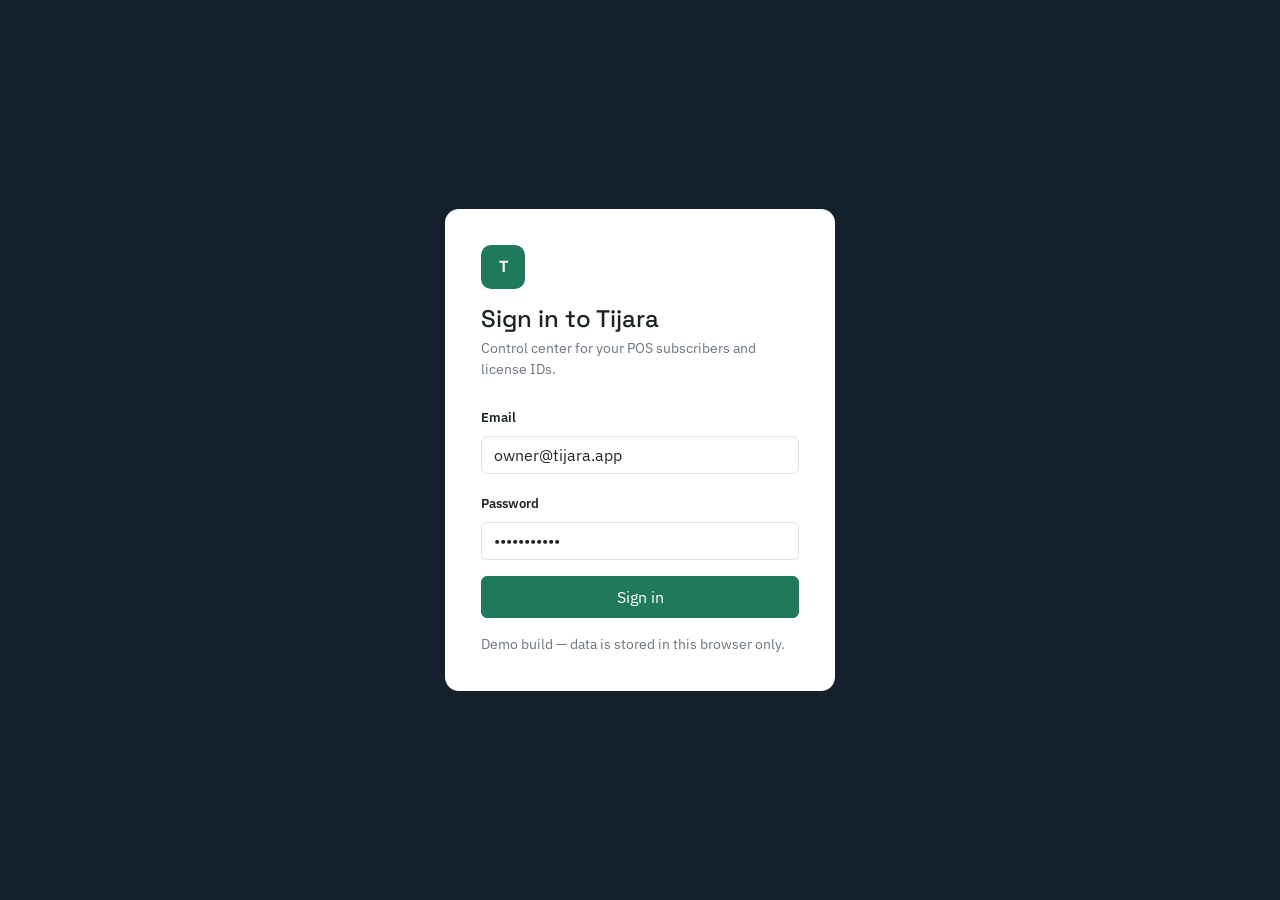
<file: Wabsite/tijara-pos-dashboard.html>
<!DOCTYPE html>
<html lang="en">
<head>
<meta charset="UTF-8">
<meta name="viewport" content="width=device-width, initial-scale=1.0">
<title>Tijara &middot; POS Subscriber Control</title>
<link rel="preconnect" href="https://fonts.googleapis.com">
<link href="https://fonts.googleapis.com/css2?family=Space+Grotesk:wght@500;600;700&family=IBM+Plex+Sans:wght@400;500;600&family=IBM+Plex+Mono:wght@500&display=swap" rel="stylesheet">
<link href="https://cdn.jsdelivr.net/npm/bootstrap@5.3.3/dist/css/bootstrap.min.css" rel="stylesheet">
<link rel="stylesheet" href="https://cdn.jsdelivr.net/npm/bootstrap-icons@1.11.3/font/bootstrap-icons.css">
<style>
:root{
  --ink:#14202B;
  --ink-soft:#1E2E3D;
  --ink-line:#2A3B4A;
  --paper:#F5F6F3;
  --surface:#FFFFFF;
  --line:#E1E4DF;
  --text:#1B2420;
  --text-soft:#5B655F;
  --emerald:#1F7A5C;
  --emerald-soft:#E4F2EC;
  --copper:#B96A2E;
  --copper-soft:#F6E8DA;
  --amber:#B4801C;
  --amber-soft:#F5EAD5;
  --brick:#AE4030;
  --brick-soft:#F3E1DD;
  --radius:10px;
}
*{box-sizing:border-box;}
body{
  font-family:'IBM Plex Sans',sans-serif;
  background:var(--paper);
  color:var(--text);
  min-height:100vh;
}
h1,h2,h3,h4,.brand,.stat-value,.plan-price{font-family:'Space Grotesk',sans-serif;}
.mono{font-family:'IBM Plex Mono',monospace;}

/* ---------- layout shell ---------- */
.app-shell{display:flex;min-height:100vh;}
.sidebar{
  width:250px;flex:0 0 250px;background:var(--ink);color:#CBD5D1;
  display:flex;flex-direction:column;position:sticky;top:0;height:100vh;
}
.brand{
  color:#fff;font-weight:700;font-size:1.25rem;padding:1.5rem 1.5rem 1rem;
  display:flex;align-items:center;gap:.6rem;letter-spacing:.01em;
}
.brand .mark{
  width:34px;height:34px;border-radius:8px;background:var(--emerald);
  display:flex;align-items:center;justify-content:center;color:#fff;font-weight:700;flex:0 0 auto;
}
.side-tag{padding:0 1.5rem 1.25rem;font-size:.8rem;color:#7C8E88;border-bottom:1px solid var(--ink-line);}
.side-nav{padding:1rem .75rem;flex:1;}
.side-nav .nav-link{
  color:#B7C4C0;padding:.65rem .9rem;border-radius:8px;font-size:.93rem;
  display:flex;align-items:center;gap:.7rem;margin-bottom:.15rem;transition:background .15s ease,color .15s ease;
}
.side-nav .nav-link i{font-size:1.05rem;width:1.1rem;text-align:center;}
.side-nav .nav-link:hover{background:var(--ink-soft);color:#fff;}
.side-nav .nav-link.active{background:var(--emerald);color:#fff;}
.side-foot{padding:1rem 1.5rem 1.5rem;border-top:1px solid var(--ink-line);font-size:.8rem;color:#7C8E88;}
.side-foot .who{color:#E7ECE9;font-weight:600;font-size:.85rem;}

.main{flex:1;min-width:0;display:flex;flex-direction:column;}
.topbar{
  background:var(--surface);border-bottom:1px solid var(--line);
  padding:.9rem 1.75rem;display:flex;align-items:center;gap:1rem;position:sticky;top:0;z-index:5;
}
.topbar .page-title{font-weight:600;font-size:1.05rem;margin:0;}
.topbar .page-sub{font-size:.8rem;color:var(--text-soft);margin:0;}
.search-box{position:relative;max-width:340px;flex:1;}
.search-box i{position:absolute;left:.75rem;top:50%;transform:translateY(-50%);color:var(--text-soft);}
.search-box input{padding-left:2.1rem;background:var(--paper);border:1px solid var(--line);}
.search-box input:focus{background:#fff;}
.content{padding:1.75rem;flex:1;}

/* ---------- stat cards ---------- */
.stat-card{
  background:var(--surface);border:1px solid var(--line);border-radius:var(--radius);
  padding:1.15rem 1.25rem;height:100%;
}
.stat-label{font-size:.8rem;color:var(--text-soft);margin-bottom:.35rem;}
.stat-value{font-size:1.7rem;font-weight:700;line-height:1;}
.stat-delta{font-size:.78rem;margin-top:.5rem;display:inline-flex;align-items:center;gap:.3rem;}

.card-plain{background:var(--surface);border:1px solid var(--line);border-radius:var(--radius);}
.section-heading{font-weight:600;font-size:1.05rem;margin-bottom:.15rem;}
.section-sub{font-size:.82rem;color:var(--text-soft);}

/* ---------- badges ---------- */
.badge-status{font-weight:600;font-size:.74rem;padding:.35em .65em;border-radius:6px;}
.badge-active{background:var(--emerald-soft);color:var(--emerald);}
.badge-expiring{background:var(--amber-soft);color:var(--amber);}
.badge-expired{background:var(--brick-soft);color:var(--brick);}
.badge-suspended{background:#E7E9E6;color:#5B655F;}
.plan-chip{font-size:.72rem;font-weight:600;padding:.25em .55em;border-radius:6px;background:var(--copper-soft);color:var(--copper);}

/* ---------- table ---------- */
.table-tijara{margin-bottom:0;}
.table-tijara thead th{
  font-size:.72rem;text-transform:uppercase;letter-spacing:.04em;color:var(--text-soft);
  border-bottom:1px solid var(--line);font-weight:600;padding:.85rem 1rem;background:var(--paper);
}
.table-tijara tbody td{padding:.9rem 1rem;vertical-align:middle;border-bottom:1px solid var(--line);font-size:.9rem;}
.table-tijara tbody tr:last-child td{border-bottom:none;}
.shop-name{font-weight:600;}
.shop-owner{font-size:.78rem;color:var(--text-soft);}
.license-key{background:var(--paper);border:1px dashed var(--line);border-radius:6px;padding:.3em .6em;font-size:.8rem;}
.icon-btn{
  border:1px solid var(--line);background:#fff;border-radius:7px;width:32px;height:32px;
  display:inline-flex;align-items:center;justify-content:center;color:var(--text-soft);
}
.icon-btn:hover{background:var(--paper);color:var(--text);}

/* ---------- plans ---------- */
.plan-card{
  background:var(--surface);border:1px solid var(--line);border-radius:var(--radius);
  padding:1.4rem;height:100%;position:relative;
}
.plan-card.featured{border-color:var(--emerald);}
.plan-name{font-weight:600;font-size:1.05rem;}
.plan-price{font-size:1.9rem;font-weight:700;}
.plan-cycle{font-size:.8rem;color:var(--text-soft);}
.plan-feat{font-size:.85rem;color:var(--text);padding:.35rem 0;border-top:1px solid var(--line);display:flex;gap:.5rem;align-items:flex-start;}
.plan-feat i{color:var(--emerald);margin-top:.15rem;}
.plan-count{font-size:.78rem;color:var(--text-soft);}

/* ---------- chart (custom, no lib) ---------- */
.mini-chart{display:flex;align-items:flex-end;gap:.6rem;height:150px;padding-top:.5rem;}
.mini-chart .bar-wrap{flex:1;display:flex;flex-direction:column;align-items:center;gap:.4rem;height:100%;justify-content:flex-end;}
.mini-chart .bar{width:100%;max-width:34px;border-radius:5px 5px 2px 2px;background:var(--emerald);opacity:.85;}
.mini-chart .bar-label{font-size:.72rem;color:var(--text-soft);}

/* ---------- activity ---------- */
.activity-item{display:flex;gap:.75rem;padding:.7rem 0;border-bottom:1px solid var(--line);}
.activity-item:last-child{border-bottom:none;}
.activity-dot{width:32px;height:32px;border-radius:8px;flex:0 0 auto;display:flex;align-items:center;justify-content:center;background:var(--paper);color:var(--emerald);}
.activity-text{font-size:.85rem;}
.activity-time{font-size:.75rem;color:var(--text-soft);}

/* ---------- misc ---------- */
.btn-emerald{background:var(--emerald);border-color:var(--emerald);color:#fff;}
.btn-emerald:hover{background:#186349;border-color:#186349;color:#fff;}
.btn-outline-tijara{border-color:var(--line);color:var(--text);}
.btn-outline-tijara:hover{background:var(--paper);color:var(--text);}
.form-label{font-size:.83rem;font-weight:600;}
.modal-content{border-radius:var(--radius);border:none;}
.empty-state{padding:3rem 1rem;text-align:center;color:var(--text-soft);}
.empty-state i{font-size:1.8rem;color:var(--line);}

.login-shell{min-height:100vh;display:flex;align-items:center;justify-content:center;background:var(--ink);padding:1rem;}
.login-card{background:var(--surface);border-radius:14px;padding:2.25rem;max-width:390px;width:100%;}
.login-mark{width:44px;height:44px;border-radius:10px;background:var(--emerald);color:#fff;display:flex;align-items:center;justify-content:center;font-weight:700;font-family:'Space Grotesk',sans-serif;margin-bottom:1rem;}

.toast-container{z-index:2000;}

@media (max-width:900px){
  .sidebar{position:fixed;left:-260px;z-index:50;transition:left .2s ease;box-shadow:0 0 0 100vmax rgba(0,0,0,0);}
  .sidebar.open{left:0;box-shadow:8px 0 24px rgba(0,0,0,.25);}
  .content{padding:1.1rem;}
  .topbar{padding:.8rem 1rem;}
}
</style>
</head>
<body>

<!-- ======================= LOGIN VIEW ======================= -->
<div id="loginView" class="login-shell">
  <div class="login-card">
    <div class="login-mark">T</div>
    <h1 class="h4 mb-1">Sign in to Tijara</h1>
    <p class="text-secondary small mb-4">Control center for your POS subscribers and license IDs.</p>
    <form id="loginForm">
      <div class="mb-3">
        <label class="form-label">Email</label>
        <input type="email" class="form-control" value="owner@tijara.app" required>
      </div>
      <div class="mb-3">
        <label class="form-label">Password</label>
        <input type="password" class="form-control" value="tijara-demo" required>
      </div>
      <button type="submit" class="btn btn-emerald w-100 py-2">Sign in</button>
    </form>
    <p class="text-secondary small mt-3 mb-0">Demo build — data is stored in this browser only.</p>
  </div>
</div>

<!-- ======================= APP SHELL ======================= -->
<div id="appShell" class="app-shell d-none">

  <aside class="sidebar" id="sidebar">
    <div class="brand"><span class="mark">T</span> Tijara</div>
    <div class="side-tag">POS Subscriber Control</div>
    <nav class="side-nav" id="sideNav">
      <a href="#" class="nav-link active" data-view="overview"><i class="bi bi-grid-1x2"></i> Overview</a>
      <a href="#" class="nav-link" data-view="subscribers"><i class="bi bi-people"></i> Subscribers</a>
      <a href="#" class="nav-link" data-view="plans"><i class="bi bi-boxes"></i> Plans</a>
      <a href="#" class="nav-link" data-view="settings"><i class="bi bi-gear"></i> Settings</a>
    </nav>
    <div class="side-foot">
      <div class="who">Ahmed — Owner</div>
      <a href="#" id="logoutLink" class="text-decoration-none" style="color:#8FA39D;">Sign out</a>
    </div>
  </aside>

  <div class="main">
    <div class="topbar">
      <button class="btn btn-outline-tijara d-md-none" id="menuToggle"><i class="bi bi-list"></i></button>
      <div>
        <p class="page-title" id="pageTitle">Overview</p>
        <p class="page-sub" id="pageSub">Your subscriber base at a glance</p>
      </div>
      <div class="search-box ms-auto d-none d-sm-block">
        <i class="bi bi-search"></i>
        <input type="text" class="form-control" id="globalSearch" placeholder="Search shop, owner or license ID">
      </div>
      <button class="btn btn-emerald d-flex align-items-center gap-2" id="newSubscriberBtn">
        <i class="bi bi-plus-lg"></i> <span class="d-none d-sm-inline">New subscriber</span>
      </button>
    </div>

    <div class="content">
      <!-- ---------- OVERVIEW ---------- -->
      <section id="view-overview">
        <div class="row g-3 mb-3">
          <div class="col-6 col-lg-3">
            <div class="stat-card">
              <div class="stat-label">Total subscribers</div>
              <div class="stat-value" id="statTotal">0</div>
              <span class="stat-delta text-secondary"><i class="bi bi-shop"></i> shops on Tijara</span>
            </div>
          </div>
          <div class="col-6 col-lg-3">
            <div class="stat-card">
              <div class="stat-label">Active licenses</div>
              <div class="stat-value" id="statActive">0</div>
              <span class="stat-delta" style="color:var(--emerald)"><i class="bi bi-check-circle"></i> in good standing</span>
            </div>
          </div>
          <div class="col-6 col-lg-3">
            <div class="stat-card">
              <div class="stat-label">Expiring within 7 days</div>
              <div class="stat-value" id="statExpiring">0</div>
              <span class="stat-delta" style="color:var(--amber)"><i class="bi bi-hourglass-split"></i> needs renewal</span>
            </div>
          </div>
          <div class="col-6 col-lg-3">
            <div class="stat-card">
              <div class="stat-label">Monthly recurring revenue</div>
              <div class="stat-value" id="statMrr">RM 0</div>
              <span class="stat-delta text-secondary"><i class="bi bi-cash-coin"></i> across active plans</span>
            </div>
          </div>
        </div>

        <div class="row g-3">
          <div class="col-lg-7">
            <div class="card-plain p-3 p-lg-4 h-100">
              <div class="section-heading">New subscribers, last 6 months</div>
              <div class="section-sub mb-2">Shops onboarded per month</div>
              <div class="mini-chart" id="growthChart"></div>
            </div>
          </div>
          <div class="col-lg-5">
            <div class="card-plain p-3 p-lg-4 h-100">
              <div class="section-heading">Recent activity</div>
              <div class="section-sub mb-2">Latest subscriber events</div>
              <div id="activityFeed"></div>
            </div>
          </div>
        </div>
      </section>

      <!-- ---------- SUBSCRIBERS ---------- -->
      <section id="view-subscribers" class="d-none">
        <div class="card-plain">
          <div class="d-flex flex-wrap align-items-center gap-2 p-3 border-bottom" style="border-color:var(--line)!important;">
            <div class="btn-group" role="group" id="statusFilter">
              <button class="btn btn-sm btn-outline-tijara active" data-filter="all">All</button>
              <button class="btn btn-sm btn-outline-tijara" data-filter="active">Active</button>
              <button class="btn btn-sm btn-outline-tijara" data-filter="expiring">Expiring</button>
              <button class="btn btn-sm btn-outline-tijara" data-filter="expired">Expired</button>
              <button class="btn btn-sm btn-outline-tijara" data-filter="suspended">Suspended</button>
            </div>
            <div class="ms-auto text-secondary small" id="subscriberCount"></div>
          </div>
          <div class="table-responsive">
            <table class="table table-tijara">
              <thead>
                <tr>
                  <th>Shop</th>
                  <th>Plan</th>
                  <th>License ID</th>
                  <th>Expires</th>
                  <th>Status</th>
                  <th class="text-end">Actions</th>
                </tr>
              </thead>
              <tbody id="subscriberRows"></tbody>
            </table>
          </div>
          <div id="subscriberEmpty" class="empty-state d-none">
            <i class="bi bi-inbox d-block mb-2"></i>
            No subscribers match this view yet.
          </div>
        </div>
      </section>

      <!-- ---------- PLANS ---------- -->
      <section id="view-plans" class="d-none">
        <div class="d-flex align-items-center mb-3">
          <div>
            <div class="section-heading">Subscription plans</div>
            <div class="section-sub">What each tier includes for a subscriber's POS install</div>
          </div>
          <button class="btn btn-emerald ms-auto d-flex align-items-center gap-2" id="newPlanBtn">
            <i class="bi bi-plus-lg"></i> <span class="d-none d-sm-inline">New plan</span>
          </button>
        </div>
        <div class="row g-3" id="plansGrid"></div>
      </section>

      <!-- ---------- SETTINGS ---------- -->
      <section id="view-settings" class="d-none">
        <div class="card-plain p-3 p-lg-4" style="max-width:560px;">
          <div class="section-heading mb-3">License ID format</div>
          <div class="mb-3">
            <label class="form-label">Prefix</label>
            <input type="text" class="form-control" id="settingPrefix" value="POS" maxlength="6">
            <div class="form-text">Shown at the start of every generated license ID, e.g. <span class="mono">POS-7K2N-4XQ1</span>.</div>
          </div>
          <div class="mb-3">
            <label class="form-label">Currency</label>
            <select class="form-select" id="settingCurrency">
              <option value="RM">RM (Malaysian Ringgit)</option>
              <option value="$">$ (US Dollar)</option>
              <option value="EGP">EGP (Egyptian Pound)</option>
              <option value="SDG">SDG (Sudanese Pound)</option>
            </select>
          </div>
          <button class="btn btn-emerald" id="saveSettingsBtn">Save settings</button>
          <hr class="my-4" style="border-color:var(--line);">
          <div class="section-heading mb-2">Reset demo data</div>
          <p class="section-sub mb-3">Clears everything stored in this browser and restores the sample subscribers.</p>
          <button class="btn btn-outline-tijara" id="resetDataBtn"><i class="bi bi-arrow-counterclockwise me-1"></i>Reset to sample data</button>
        </div>
      </section>
    </div>
  </div>
</div>

<!-- ======================= NEW / EDIT SUBSCRIBER MODAL ======================= -->
<div class="modal fade" id="subscriberModal" tabindex="-1">
  <div class="modal-dialog">
    <div class="modal-content">
      <div class="modal-header" style="border-color:var(--line);">
        <h5 class="modal-title" id="subscriberModalTitle">New subscriber</h5>
        <button type="button" class="btn-close" data-bs-dismiss="modal"></button>
      </div>
      <form id="subscriberForm">
        <div class="modal-body">
          <input type="hidden" id="subId">
          <div class="mb-3">
            <label class="form-label">Shop name</label>
            <input type="text" class="form-control" id="subShop" required placeholder="e.g. Al-Noor Supermarket">
          </div>
          <div class="row g-2">
            <div class="col-sm-6 mb-3">
              <label class="form-label">Owner name</label>
              <input type="text" class="form-control" id="subOwner" required>
            </div>
            <div class="col-sm-6 mb-3">
              <label class="form-label">Phone</label>
              <input type="tel" class="form-control" id="subPhone" required>
            </div>
          </div>
          <div class="mb-3">
            <label class="form-label">Email</label>
            <input type="email" class="form-control" id="subEmail" required>
          </div>
          <div class="row g-2">
            <div class="col-sm-6 mb-3">
              <label class="form-label">Plan</label>
              <select class="form-select" id="subPlan" required></select>
            </div>
            <div class="col-sm-6 mb-3">
              <label class="form-label">Start date</label>
              <input type="date" class="form-control" id="subStart" required>
            </div>
          </div>
          <div class="form-check">
            <input class="form-check-input" type="checkbox" id="subRegenerate">
            <label class="form-check-label small" for="subRegenerate">Generate a new license ID</label>
          </div>
        </div>
        <div class="modal-footer" style="border-color:var(--line);">
          <button type="button" class="btn btn-outline-tijara" data-bs-dismiss="modal">Cancel</button>
          <button type="submit" class="btn btn-emerald">Save subscriber</button>
        </div>
      </form>
    </div>
  </div>
</div>

<!-- ======================= LICENSE ID VIEW MODAL ======================= -->
<div class="modal fade" id="licenseModal" tabindex="-1">
  <div class="modal-dialog modal-sm">
    <div class="modal-content">
      <div class="modal-header" style="border-color:var(--line);">
        <h5 class="modal-title">License ID</h5>
        <button type="button" class="btn-close" data-bs-dismiss="modal"></button>
      </div>
      <div class="modal-body text-center py-4">
        <p class="section-sub mb-2" id="licenseShopName">Shop name</p>
        <div class="license-key mono fs-5 d-inline-block px-3 py-2" id="licenseKeyDisplay">POS-0000-0000</div>
        <p class="section-sub mt-3 mb-0">Enter this ID in the POS app's activation screen.</p>
      </div>
      <div class="modal-footer justify-content-center" style="border-color:var(--line);">
        <button class="btn btn-outline-tijara btn-sm" id="copyLicenseBtn"><i class="bi bi-clipboard me-1"></i>Copy ID</button>
      </div>
    </div>
  </div>
</div>

<!-- ======================= PLAN EDITOR MODAL ======================= -->
<div class="modal fade" id="planModal" tabindex="-1">
  <div class="modal-dialog">
    <div class="modal-content">
      <div class="modal-header" style="border-color:var(--line);">
        <h5 class="modal-title" id="planModalTitle">New plan</h5>
        <button type="button" class="btn-close" data-bs-dismiss="modal"></button>
      </div>
      <form id="planForm">
        <div class="modal-body">
          <input type="hidden" id="planId">
          <div class="mb-3">
            <label class="form-label">Plan name</label>
            <input type="text" class="form-control" id="planName" required placeholder="e.g. Growth">
          </div>
          <div class="row g-2">
            <div class="col-sm-6 mb-3">
              <label class="form-label">Price</label>
              <div class="input-group">
                <span class="input-group-text" id="planPriceCurrency">RM</span>
                <input type="number" class="form-control" id="planPrice" min="0" step="1" required>
              </div>
            </div>
            <div class="col-sm-6 mb-3">
              <label class="form-label">Billing cycle (days)</label>
              <input type="number" class="form-control" id="planCycle" min="1" step="1" required>
            </div>
          </div>
          <div class="mb-2">
            <label class="form-label">Features</label>
            <textarea class="form-control" id="planFeatures" rows="4" placeholder="One feature per line" required></textarea>
            <div class="form-text">Shown on the plan card, one per line.</div>
          </div>
        </div>
        <div class="modal-footer" style="border-color:var(--line);">
          <button type="button" class="btn btn-outline-tijara" data-bs-dismiss="modal">Cancel</button>
          <button type="submit" class="btn btn-emerald">Save plan</button>
        </div>
      </form>
    </div>
  </div>
</div>

<div class="toast-container position-fixed bottom-0 end-0 p-3">
  <div id="appToast" class="toast align-items-center text-white border-0" role="alert">
    <div class="d-flex">
      <div class="toast-body" id="appToastBody">Done.</div>
      <button type="button" class="btn-close btn-close-white me-2 m-auto" data-bs-dismiss="toast"></button>
    </div>
  </div>
</div>

<script src="https://cdn.jsdelivr.net/npm/bootstrap@5.3.3/dist/js/bootstrap.bundle.min.js"></script>
<script>
(function(){
  "use strict";

  const STORE_KEY = "tijara_state_v1";

  const DEFAULT_PLANS = [
    { id:"starter", name:"Starter", price:49, cycleDays:30, features:["1 register / till","Email support","Basic sales reports"] },
    { id:"growth", name:"Growth", price:99, cycleDays:30, features:["Up to 3 registers","Priority support","Stock + invoice PDFs","Barcode printing"] },
    { id:"enterprise", name:"Enterprise", price:219, cycleDays:30, features:["Unlimited registers","Dedicated support line","Multi-branch reporting","Custom onboarding"] },
  ];

  const SAMPLE_SHOPS = [
    ["Al-Noor Supermarket","Yusuf Al-Amin","+60 12-334 5567","yusuf@alnoor.my","growth",-5],
    ["Fresh Corner KL","Nadia Rahman","+60 17-220 9981","nadia@freshcorner.my","starter",-40],
    ["Bab Al Salam Mini Market","Omar Idris","+249 91-234 5678","omar@babalsalam.sd","starter",-27],
    ["Al-Waha Grocery","Mona Hassan","+20 10-987 6543","mona@alwaha.eg","enterprise",-2],
    ["Sunrise Mart Petaling Jaya","Kevin Tan","+60 16-778 3320","kevin@sunrisemart.my","growth",-33],
    ["Al-Baraka Store","Salma Idris","+249 92-441 7789","salma@albaraka.sd","starter",1],
  ];

  function uid(){ return Math.random().toString(36).slice(2,9); }

  function genLicense(prefix){
    const chars = "ABCDEFGHJKLMNPQRSTUVWXYZ23456789";
    const group = () => Array.from({length:4},()=>chars[Math.floor(Math.random()*chars.length)]).join("");
    return `${prefix}-${group()}-${group()}`;
  }

  function addDays(dateStr, days){
    const d = new Date(dateStr);
    d.setDate(d.getDate() + days);
    return d.toISOString().slice(0,10);
  }
  function daysBetween(a,b){
    return Math.round((new Date(b) - new Date(a)) / 86400000);
  }
  function fmtDate(dateStr){
    return new Date(dateStr).toLocaleDateString(undefined,{ day:"numeric", month:"short", year:"numeric" });
  }

  function computeStatus(sub){
    if(sub.suspended) return "suspended";
    const today = new Date().toISOString().slice(0,10);
    const diff = daysBetween(today, sub.expiry);
    if(diff < 0) return "expired";
    if(diff <= 7) return "expiring";
    return "active";
  }

  function seedState(){
    const today = new Date().toISOString().slice(0,10);
    const subscribers = SAMPLE_SHOPS.map(([shop,owner,phone,email,planId,expiryOffset])=>{
      const plan = DEFAULT_PLANS.find(p=>p.id===planId);
      const start = addDays(today, -60);
      return {
        id: uid(),
        shop, owner, phone, email,
        planId,
        start,
        expiry: addDays(today, expiryOffset),
        license: genLicense("POS"),
        suspended: false,
        createdAt: start,
      };
    });
    return {
      settings:{ prefix:"POS", currency:"RM" },
      plans: DEFAULT_PLANS,
      subscribers,
      activity: subscribers.slice(0,4).map(s=>({
        text:`License generated for ${s.shop}`,
        time: s.createdAt,
      })),
    };
  }

  function loadState(){
    try{
      const raw = localStorage.getItem(STORE_KEY);
      if(raw) return JSON.parse(raw);
    }catch(e){}
    const seeded = seedState();
    saveState(seeded);
    return seeded;
  }
  function saveState(s){ localStorage.setItem(STORE_KEY, JSON.stringify(s)); }

  let state = loadState();

  function planById(id){ return state.plans.find(p=>p.id===id) || state.plans[0]; }

  // ---------------- toast ----------------
  const toastEl = document.getElementById("appToast");
  const toast = new bootstrap.Toast(toastEl, { delay: 2600 });
  function notify(msg, tone){
    document.getElementById("appToastBody").textContent = msg;
    toastEl.style.background = tone === "danger" ? "var(--brick)" : "var(--emerald)";
    toast.show();
  }

  // ---------------- login ----------------
  document.getElementById("loginForm").addEventListener("submit", function(e){
    e.preventDefault();
    document.getElementById("loginView").classList.add("d-none");
    document.getElementById("appShell").classList.remove("d-none");
    renderAll();
  });
  document.getElementById("logoutLink").addEventListener("click", function(e){
    e.preventDefault();
    document.getElementById("appShell").classList.add("d-none");
    document.getElementById("loginView").classList.remove("d-none");
  });

  // ---------------- nav ----------------
  const views = ["overview","subscribers","plans","settings"];
  const titles = {
    overview:["Overview","Your subscriber base at a glance"],
    subscribers:["Subscribers","Manage shops, plans and license IDs"],
    plans:["Plans","What each tier includes for a subscriber's POS install"],
    settings:["Settings","License format and workspace preferences"],
  };
  document.getElementById("sideNav").addEventListener("click", function(e){
    const link = e.target.closest(".nav-link");
    if(!link) return;
    e.preventDefault();
    document.querySelectorAll("#sideNav .nav-link").forEach(l=>l.classList.remove("active"));
    link.classList.add("active");
    const v = link.dataset.view;
    views.forEach(name=>{
      document.getElementById("view-"+name).classList.toggle("d-none", name!==v);
    });
    document.getElementById("pageTitle").textContent = titles[v][0];
    document.getElementById("pageSub").textContent = titles[v][1];
    document.getElementById("sidebar").classList.remove("open");
  });
  document.getElementById("menuToggle").addEventListener("click", ()=>{
    document.getElementById("sidebar").classList.toggle("open");
  });

  // ---------------- render: overview ----------------
  function renderOverview(){
    const subs = state.subscribers;
    const statuses = subs.map(s=>({s, status: computeStatus(s)}));
    document.getElementById("statTotal").textContent = subs.length;
    document.getElementById("statActive").textContent = statuses.filter(x=>x.status==="active").length;
    document.getElementById("statExpiring").textContent = statuses.filter(x=>x.status==="expiring").length;
    const mrr = statuses.filter(x=>x.status==="active"||x.status==="expiring")
      .reduce((sum,x)=> sum + planById(x.s.planId).price, 0);
    document.getElementById("statMrr").textContent = `${state.settings.currency} ${mrr.toLocaleString()}`;

    // growth chart: count by month of createdAt for last 6 months
    const months = [];
    const now = new Date();
    for(let i=5;i>=0;i--){
      const d = new Date(now.getFullYear(), now.getMonth()-i, 1);
      months.push({ label: d.toLocaleDateString(undefined,{month:"short"}), key: `${d.getFullYear()}-${d.getMonth()}` });
    }
    const counts = months.map(m=>{
      return subs.filter(s=>{
        const cd = new Date(s.createdAt);
        return `${cd.getFullYear()}-${cd.getMonth()}` === m.key;
      }).length;
    });
    const max = Math.max(1, ...counts);
    const chart = document.getElementById("growthChart");
    chart.innerHTML = months.map((m,i)=>{
      const h = Math.max(6, Math.round((counts[i]/max)*110));
      return `<div class="bar-wrap">
        <div class="bar" style="height:${h}px" title="${counts[i]} new"></div>
        <div class="bar-label">${m.label}</div>
      </div>`;
    }).join("");

    const feed = document.getElementById("activityFeed");
    if(!state.activity.length){
      feed.innerHTML = `<div class="empty-state py-3"><i class="bi bi-clock-history d-block mb-2"></i>No activity yet.</div>`;
    } else {
      feed.innerHTML = state.activity.slice(0,6).map(a=>`
        <div class="activity-item">
          <div class="activity-dot"><i class="bi bi-lightning-charge"></i></div>
          <div>
            <div class="activity-text">${escapeHtml(a.text)}</div>
            <div class="activity-time">${fmtDate(a.time)}</div>
          </div>
        </div>`).join("");
    }
  }

  // ---------------- render: subscribers ----------------
  let currentFilter = "all";
  let searchTerm = "";

  function statusBadge(status){
    const map = {
      active:["badge-active","Active"],
      expiring:["badge-expiring","Expiring soon"],
      expired:["badge-expired","Expired"],
      suspended:["badge-suspended","Suspended"],
    };
    const [cls,label] = map[status];
    return `<span class="badge-status ${cls}">${label}</span>`;
  }

  function escapeHtml(str){
    return String(str).replace(/[&<>"']/g, c => ({"&":"&amp;","<":"&lt;",">":"&gt;",'"':"&quot;","'":"&#39;"}[c]));
  }

  function renderSubscribers(){
    let rows = state.subscribers.map(s=>({ s, status: computeStatus(s) }));
    if(currentFilter !== "all") rows = rows.filter(r=>r.status===currentFilter);
    if(searchTerm){
      const t = searchTerm.toLowerCase();
      rows = rows.filter(r =>
        r.s.shop.toLowerCase().includes(t) ||
        r.s.owner.toLowerCase().includes(t) ||
        r.s.license.toLowerCase().includes(t)
      );
    }
    document.getElementById("subscriberCount").textContent = `${rows.length} of ${state.subscribers.length} subscribers`;
    const tbody = document.getElementById("subscriberRows");
    document.getElementById("subscriberEmpty").classList.toggle("d-none", rows.length>0);

    tbody.innerHTML = rows.map(({s,status})=>{
      const plan = planById(s.planId);
      return `
      <tr>
        <td>
          <div class="shop-name">${escapeHtml(s.shop)}</div>
          <div class="shop-owner">${escapeHtml(s.owner)} &middot; ${escapeHtml(s.phone)}</div>
        </td>
        <td><span class="plan-chip">${plan.name}</span></td>
        <td><span class="license-key mono" role="button" data-action="view-license" data-id="${s.id}">${s.license}</span></td>
        <td>${fmtDate(s.expiry)}</td>
        <td>${statusBadge(status)}</td>
        <td class="text-end">
          <div class="d-inline-flex gap-1">
            <button class="icon-btn" title="Renew" data-action="renew" data-id="${s.id}"><i class="bi bi-arrow-repeat"></i></button>
            <button class="icon-btn" title="Edit" data-action="edit" data-id="${s.id}"><i class="bi bi-pencil"></i></button>
            <button class="icon-btn" title="${s.suspended?'Reactivate':'Suspend'}" data-action="toggle-suspend" data-id="${s.id}">
              <i class="bi ${s.suspended?'bi-play-circle':'bi-pause-circle'}"></i>
            </button>
            <button class="icon-btn" title="Delete" data-action="delete" data-id="${s.id}"><i class="bi bi-trash3"></i></button>
          </div>
        </td>
      </tr>`;
    }).join("");
  }

  document.getElementById("statusFilter").addEventListener("click", function(e){
    const btn = e.target.closest("button");
    if(!btn) return;
    this.querySelectorAll("button").forEach(b=>b.classList.remove("active"));
    btn.classList.add("active");
    currentFilter = btn.dataset.filter;
    renderSubscribers();
  });
  document.getElementById("globalSearch").addEventListener("input", function(){
    searchTerm = this.value.trim();
    renderSubscribers();
  });

  const licenseModal = new bootstrap.Modal(document.getElementById("licenseModal"));
  let licenseClipboardValue = "";

  document.getElementById("subscriberRows").addEventListener("click", function(e){
    const el = e.target.closest("[data-action]");
    if(!el) return;
    const id = el.dataset.id;
    const sub = state.subscribers.find(s=>s.id===id);
    if(!sub) return;
    const action = el.dataset.action;

    if(action === "view-license"){
      document.getElementById("licenseShopName").textContent = sub.shop;
      document.getElementById("licenseKeyDisplay").textContent = sub.license;
      licenseClipboardValue = sub.license;
      licenseModal.show();
    }
    if(action === "renew"){
      const plan = planById(sub.planId);
      const today = new Date().toISOString().slice(0,10);
      const base = new Date(sub.expiry) > new Date(today) ? sub.expiry : today;
      sub.expiry = addDays(base, plan.cycleDays);
      sub.suspended = false;
      logActivity(`${sub.shop} renewed through ${fmtDate(sub.expiry)}`);
      persistAndRender();
      notify(`${sub.shop} renewed to ${fmtDate(sub.expiry)}`);
    }
    if(action === "toggle-suspend"){
      sub.suspended = !sub.suspended;
      logActivity(`${sub.shop} ${sub.suspended ? "suspended" : "reactivated"}`);
      persistAndRender();
      notify(`${sub.shop} ${sub.suspended ? "suspended" : "reactivated"}`);
    }
    if(action === "delete"){
      if(confirm(`Remove ${sub.shop} and its license? This can't be undone.`)){
        state.subscribers = state.subscribers.filter(s=>s.id!==id);
        logActivity(`${sub.shop} removed from Tijara`);
        persistAndRender();
        notify(`${sub.shop} removed`, "danger");
      }
    }
    if(action === "edit"){
      openSubscriberModal(sub);
    }
  });

  document.getElementById("copyLicenseBtn").addEventListener("click", function(){
    navigator.clipboard?.writeText(licenseClipboardValue).then(()=> notify("License ID copied"));
  });

  // ---------------- render: plans ----------------
  function renderPlans(){
    const grid = document.getElementById("plansGrid");
    grid.innerHTML = state.plans.map((p,i)=>{
      const count = state.subscribers.filter(s=>s.planId===p.id && computeStatus(s)!=="expired").length;
      return `
      <div class="col-md-4">
        <div class="plan-card ${i===1?'featured':''}">
          <div class="d-flex align-items-start justify-content-between">
            <div class="plan-name">${escapeHtml(p.name)}</div>
            <div class="d-flex gap-1">
              <button class="icon-btn" title="Edit plan" data-plan-action="edit" data-plan-id="${p.id}"><i class="bi bi-pencil"></i></button>
              <button class="icon-btn" title="Delete plan" data-plan-action="delete" data-plan-id="${p.id}"><i class="bi bi-trash3"></i></button>
            </div>
          </div>
          <div class="plan-price mt-1">${state.settings.currency} ${p.price}<span class="plan-cycle">/ ${p.cycleDays} days</span></div>
          <div class="plan-count mb-2">${count} active subscriber${count===1?'':'s'}</div>
          ${p.features.map(f=>`<div class="plan-feat"><i class="bi bi-check2"></i>${escapeHtml(f)}</div>`).join("")}
        </div>
      </div>`;
    }).join("");
  }

  // ---------------- plan modal ----------------
  const planModal = new bootstrap.Modal(document.getElementById("planModal"));

  function openPlanModal(plan){
    document.getElementById("planModalTitle").textContent = plan ? "Edit plan" : "New plan";
    document.getElementById("planId").value = plan ? plan.id : "";
    document.getElementById("planName").value = plan ? plan.name : "";
    document.getElementById("planPrice").value = plan ? plan.price : "";
    document.getElementById("planCycle").value = plan ? plan.cycleDays : 30;
    document.getElementById("planFeatures").value = plan ? plan.features.join("\n") : "";
    document.getElementById("planPriceCurrency").textContent = state.settings.currency;
    planModal.show();
  }

  document.getElementById("newPlanBtn").addEventListener("click", ()=> openPlanModal(null));

  document.getElementById("plansGrid").addEventListener("click", function(e){
    const btn = e.target.closest("[data-plan-action]");
    if(!btn) return;
    const id = btn.dataset.planId;
    const plan = state.plans.find(p=>p.id===id);
    if(!plan) return;
    if(btn.dataset.planAction === "edit"){
      openPlanModal(plan);
    }
    if(btn.dataset.planAction === "delete"){
      const inUse = state.subscribers.filter(s=>s.planId===id).length;
      if(inUse > 0){
        notify(`Can't delete ${plan.name} — ${inUse} subscriber${inUse===1?'':'s'} still on it`, "danger");
        return;
      }
      if(state.plans.length <= 1){
        notify("You need at least one plan", "danger");
        return;
      }
      if(confirm(`Delete the ${plan.name} plan?`)){
        state.plans = state.plans.filter(p=>p.id!==id);
        persistAndRender();
        notify(`${plan.name} plan deleted`, "danger");
      }
    }
  });

  document.getElementById("planForm").addEventListener("submit", function(e){
    e.preventDefault();
    const id = document.getElementById("planId").value;
    const name = document.getElementById("planName").value.trim();
    const price = Math.max(0, parseInt(document.getElementById("planPrice").value, 10) || 0);
    const cycleDays = Math.max(1, parseInt(document.getElementById("planCycle").value, 10) || 30);
    const features = document.getElementById("planFeatures").value
      .split("\n").map(f=>f.trim()).filter(Boolean);

    if(!features.length){
      notify("Add at least one feature", "danger");
      return;
    }

    if(id){
      const plan = state.plans.find(p=>p.id===id);
      plan.name = name; plan.price = price; plan.cycleDays = cycleDays; plan.features = features;
      notify(`${name} plan updated`);
    } else {
      const newId = name.toLowerCase().replace(/[^a-z0-9]+/g,"-").replace(/(^-|-$)/g,"") || uid();
      const finalId = state.plans.some(p=>p.id===newId) ? `${newId}-${uid()}` : newId;
      state.plans.push({ id: finalId, name, price, cycleDays, features });
      notify(`${name} plan created`);
    }
    planModal.hide();
    persistAndRender();
  });

  // ---------------- subscriber modal ----------------
  const subModal = new bootstrap.Modal(document.getElementById("subscriberModal"));
  function fillPlanOptions(){
    const sel = document.getElementById("subPlan");
    sel.innerHTML = state.plans.map(p=>`<option value="${p.id}">${p.name} — ${state.settings.currency}${p.price}/mo</option>`).join("");
  }
  function openSubscriberModal(sub){
    fillPlanOptions();
    document.getElementById("subscriberModalTitle").textContent = sub ? "Edit subscriber" : "New subscriber";
    document.getElementById("subId").value = sub ? sub.id : "";
    document.getElementById("subShop").value = sub ? sub.shop : "";
    document.getElementById("subOwner").value = sub ? sub.owner : "";
    document.getElementById("subPhone").value = sub ? sub.phone : "";
    document.getElementById("subEmail").value = sub ? sub.email : "";
    document.getElementById("subPlan").value = sub ? sub.planId : state.plans[0].id;
    document.getElementById("subStart").value = sub ? sub.start : new Date().toISOString().slice(0,10);
    document.getElementById("subRegenerate").checked = !sub;
    document.getElementById("subRegenerate").parentElement.classList.toggle("d-none", !sub);
    subModal.show();
  }
  document.getElementById("newSubscriberBtn").addEventListener("click", ()=> openSubscriberModal(null));

  document.getElementById("subscriberForm").addEventListener("submit", function(e){
    e.preventDefault();
    const id = document.getElementById("subId").value;
    const planId = document.getElementById("subPlan").value;
    const start = document.getElementById("subStart").value;
    const plan = planById(planId);

    if(id){
      const sub = state.subscribers.find(s=>s.id===id);
      sub.shop = document.getElementById("subShop").value.trim();
      sub.owner = document.getElementById("subOwner").value.trim();
      sub.phone = document.getElementById("subPhone").value.trim();
      sub.email = document.getElementById("subEmail").value.trim();
      sub.planId = planId;
      sub.start = start;
      if(document.getElementById("subRegenerate").checked){
        sub.license = genLicense(state.settings.prefix);
        logActivity(`New license ID generated for ${sub.shop}`);
      } else {
        logActivity(`${sub.shop} details updated`);
      }
      notify(`${sub.shop} updated`);
    } else {
      const sub = {
        id: uid(),
        shop: document.getElementById("subShop").value.trim(),
        owner: document.getElementById("subOwner").value.trim(),
        phone: document.getElementById("subPhone").value.trim(),
        email: document.getElementById("subEmail").value.trim(),
        planId,
        start,
        expiry: addDays(start, plan.cycleDays),
        license: genLicense(state.settings.prefix),
        suspended: false,
        createdAt: start,
      };
      state.subscribers.unshift(sub);
      logActivity(`${sub.shop} subscribed to ${plan.name} — license issued`);
      notify(`${sub.shop} added with a new license ID`);
    }
    subModal.hide();
    persistAndRender();
  });

  // ---------------- settings ----------------
  document.getElementById("saveSettingsBtn").addEventListener("click", function(){
    state.settings.prefix = document.getElementById("settingPrefix").value.trim().toUpperCase() || "POS";
    state.settings.currency = document.getElementById("settingCurrency").value;
    persistAndRender();
    notify("Settings saved");
  });
  document.getElementById("resetDataBtn").addEventListener("click", function(){
    if(confirm("Reset all data in this browser to the sample subscribers?")){
      state = seedState();
      persistAndRender();
      document.getElementById("settingPrefix").value = state.settings.prefix;
      document.getElementById("settingCurrency").value = state.settings.currency;
      notify("Sample data restored");
    }
  });

  function logActivity(text){
    state.activity.unshift({ text, time: new Date().toISOString().slice(0,10) });
    state.activity = state.activity.slice(0,20);
  }

  function persistAndRender(){
    saveState(state);
    renderAll();
  }

  function renderAll(){
    renderOverview();
    renderSubscribers();
    renderPlans();
    document.getElementById("settingPrefix").value = state.settings.prefix;
    document.getElementById("settingCurrency").value = state.settings.currency;
  }
})();
</script>
</body>
</html>
</file>
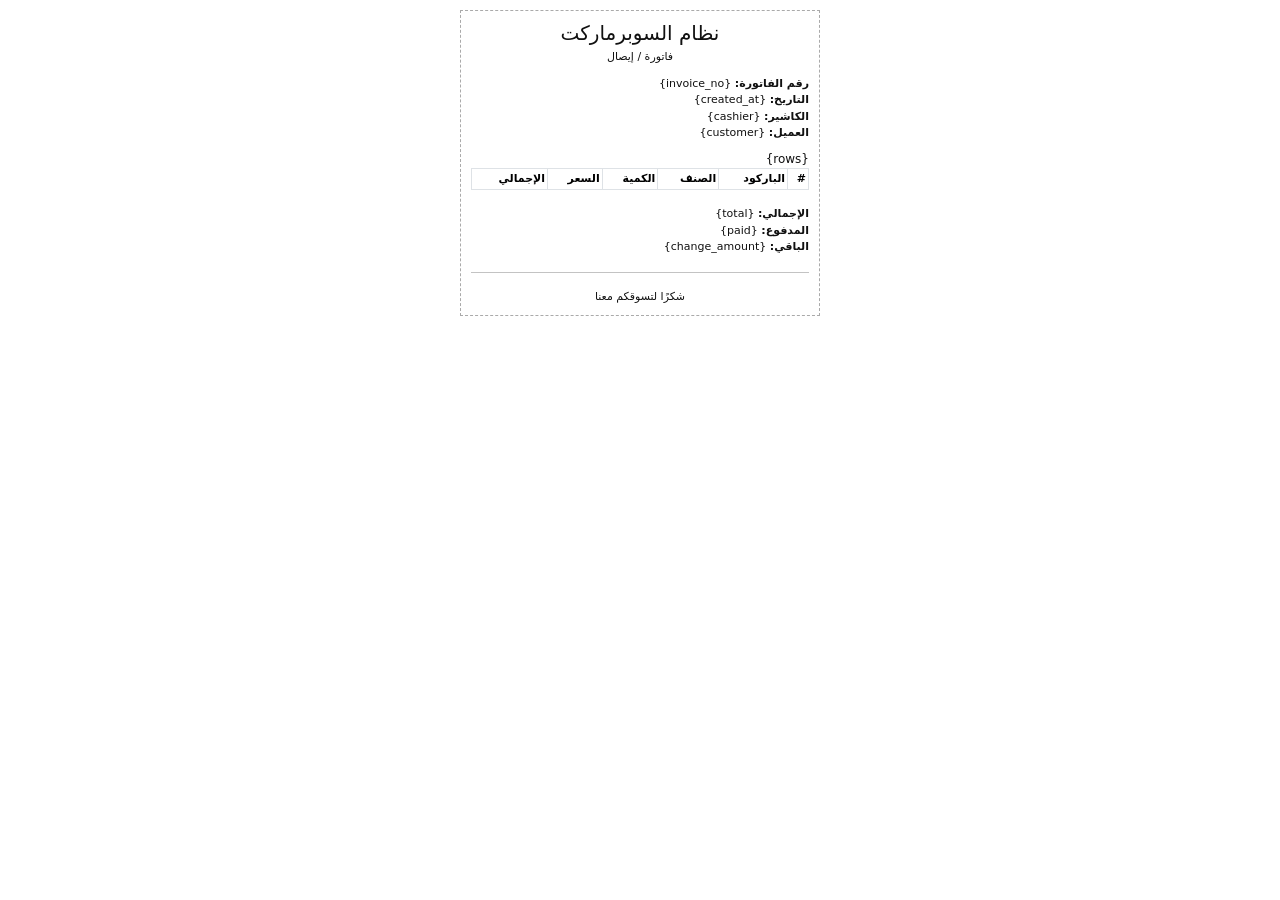
<file: supermarket_pos/assets/invoice_template.html>
<!doctype html>
<html lang="ar" dir="rtl">
<head>
  <meta charset="UTF-8">
  <meta name="viewport" content="width=device-width, initial-scale=1.0">
  <link href="https://cdn.jsdelivr.net/npm/bootstrap@5.3.3/dist/css/bootstrap.min.css" rel="stylesheet">
  <style>
    body {
      font-size: 12px;
      margin: 0;
      padding: 10px;
      color: #111;
    }
    .receipt {
      max-width: 360px;
      margin: auto;
      border: 1px dashed #aaa;
      padding: 10px;
    }
    .title {
      text-align: center;
      margin-bottom: 10px;
    }
    .small {
      font-size: 11px;
    }
    table {
      width: 100%;
      font-size: 11px;
    }
    td, th {
      padding: 2px !important;
    }
  </style>
</head>
<body>
  <div class="receipt">
    <div class="title">
      <h5 class="mb-1">نظام السوبرماركت</h5>
      <div class="small">فاتورة / إيصال</div>
    </div>

    <div class="small mb-2">
      <div><strong>رقم الفاتورة:</strong> {invoice_no}</div>
      <div><strong>التاريخ:</strong> {created_at}</div>
      <div><strong>الكاشير:</strong> {cashier}</div>
      <div><strong>العميل:</strong> {customer}</div>
    </div>

    <table class="table table-sm table-bordered">
      <thead>
        <tr>
          <th>#</th>
          <th>الباركود</th>
          <th>الصنف</th>
          <th>الكمية</th>
          <th>السعر</th>
          <th>الإجمالي</th>
        </tr>
      </thead>
      <tbody>
        {rows}
      </tbody>
    </table>

    <div class="mt-2 small">
      <div><strong>الإجمالي:</strong> {total}</div>
      <div><strong>المدفوع:</strong> {paid}</div>
      <div><strong>الباقي:</strong> {change_amount}</div>
    </div>

    <hr>
    <div class="text-center small">شكرًا لتسوقكم معنا</div>
  </div>
</body>
</html>
</file>
